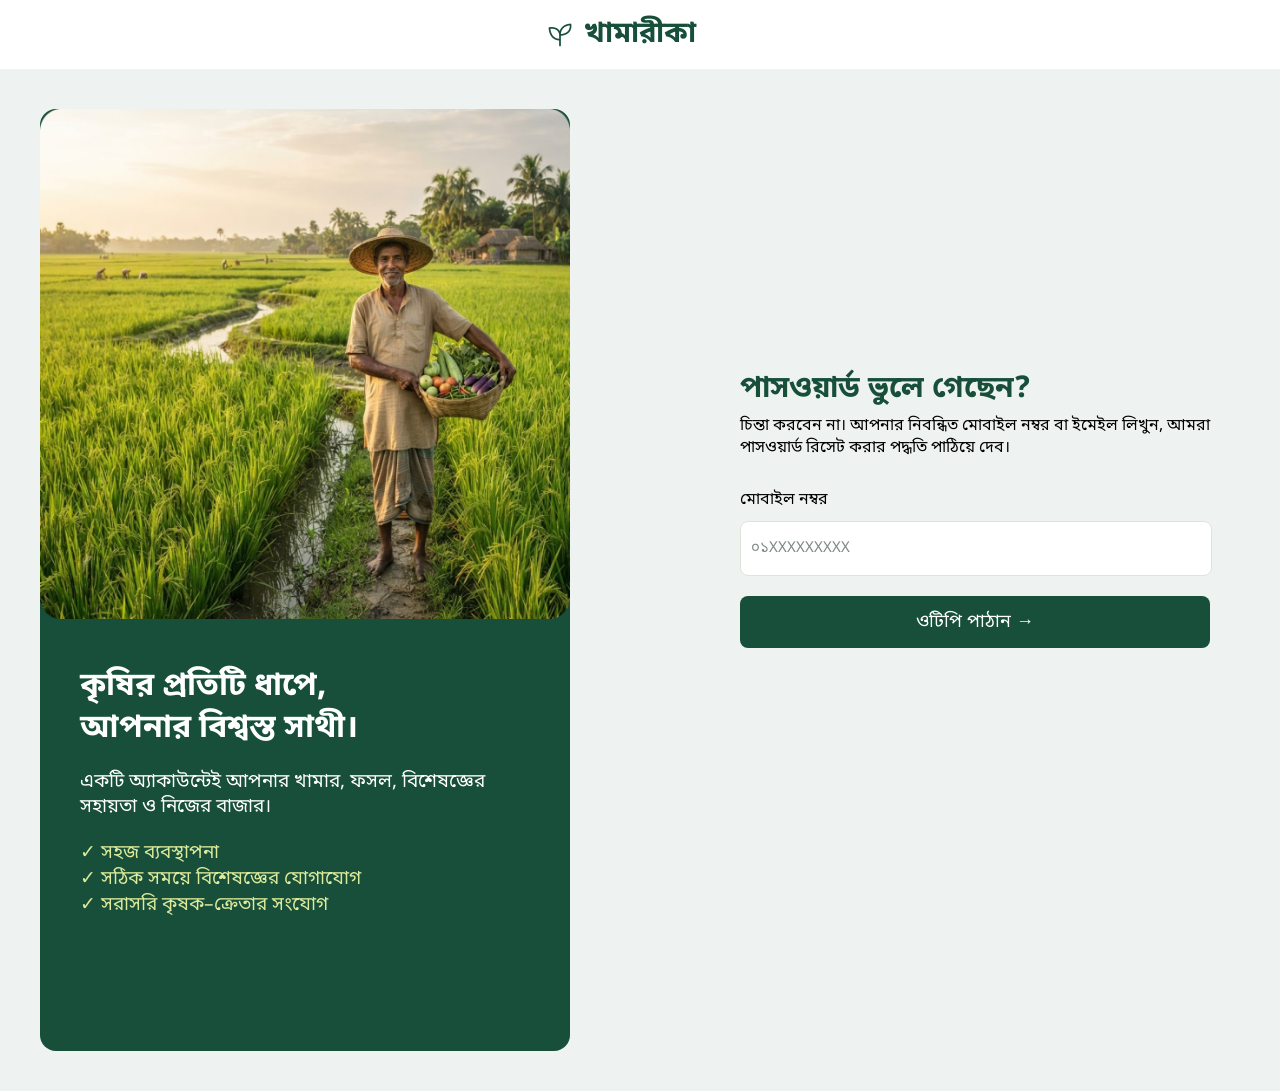
<file: code_files/forget_password.html>
<!DOCTYPE html>
<html lang="en">
<head>
    <meta charset="UTF-8">
    <meta name="viewport" content="width=device-width, initial-scale=1.0">
    <title>Login</title>
    <link rel="stylesheet" href="style.css">
</head>
<body>
    <header>
      <div class="universal-head">
        
          <img src="../pics/fosol-logo.png" alt="" class="khamarika_logo" />
          <h1>খামারীকা</h1>
        
      </div>
    </header>
    
    <div class="forget_pass">
        <div class="left">
       
          <img src="../pics/hompage_krishok.png" alt="" class="krishok-photo"/>
        
        <div class="left-bottom">
          <h1>
            কৃষির প্রতিটি ধাপে,<br />
            আপনার বিশ্বস্ত সাথী।
          </h1>
          <p>
            একটি অ্যাকাউন্টেই আপনার খামার, ফসল, বিশেষজ্ঞের সহায়তা ও নিজের বাজার।
          </p>
          <p class="features">
            ✓ সহজ ব্যবস্থাপনা<br />
            ✓ সঠিক সময়ে বিশেষজ্ঞের যোগাযোগ <br />
            ✓ সরাসরি কৃষক–ক্রেতার সংযোগ
          </p>
        </div>
      </div>

      <div class="right">
        <div class="right-top">
            <h2>পাসওয়ার্ড ভুলে গেছেন?</h2>
            <p>চিন্তা করবেন না। আপনার নিবন্ধিত মোবাইল নম্বর  বা ইমেইল লিখুন,
আমরা পাসওয়ার্ড রিসেট করার পদ্ধতি পাঠিয়ে দেব।</p>
        </div>
        <form action="" class="forget_pass_form">
            <label for="phone">মোবাইল নম্বর</label>
              <input
                type="tel"
                id="phone"
                name="phone"
                placeholder="০১XXXXXXXXX"
                required
              />

             
            




             <button type="submit" class="forget-btn">
            ওটিপি পাঠান →
          </button>
        </form>
         
      </div>
    </div>
   
</body>
</html>
</file>
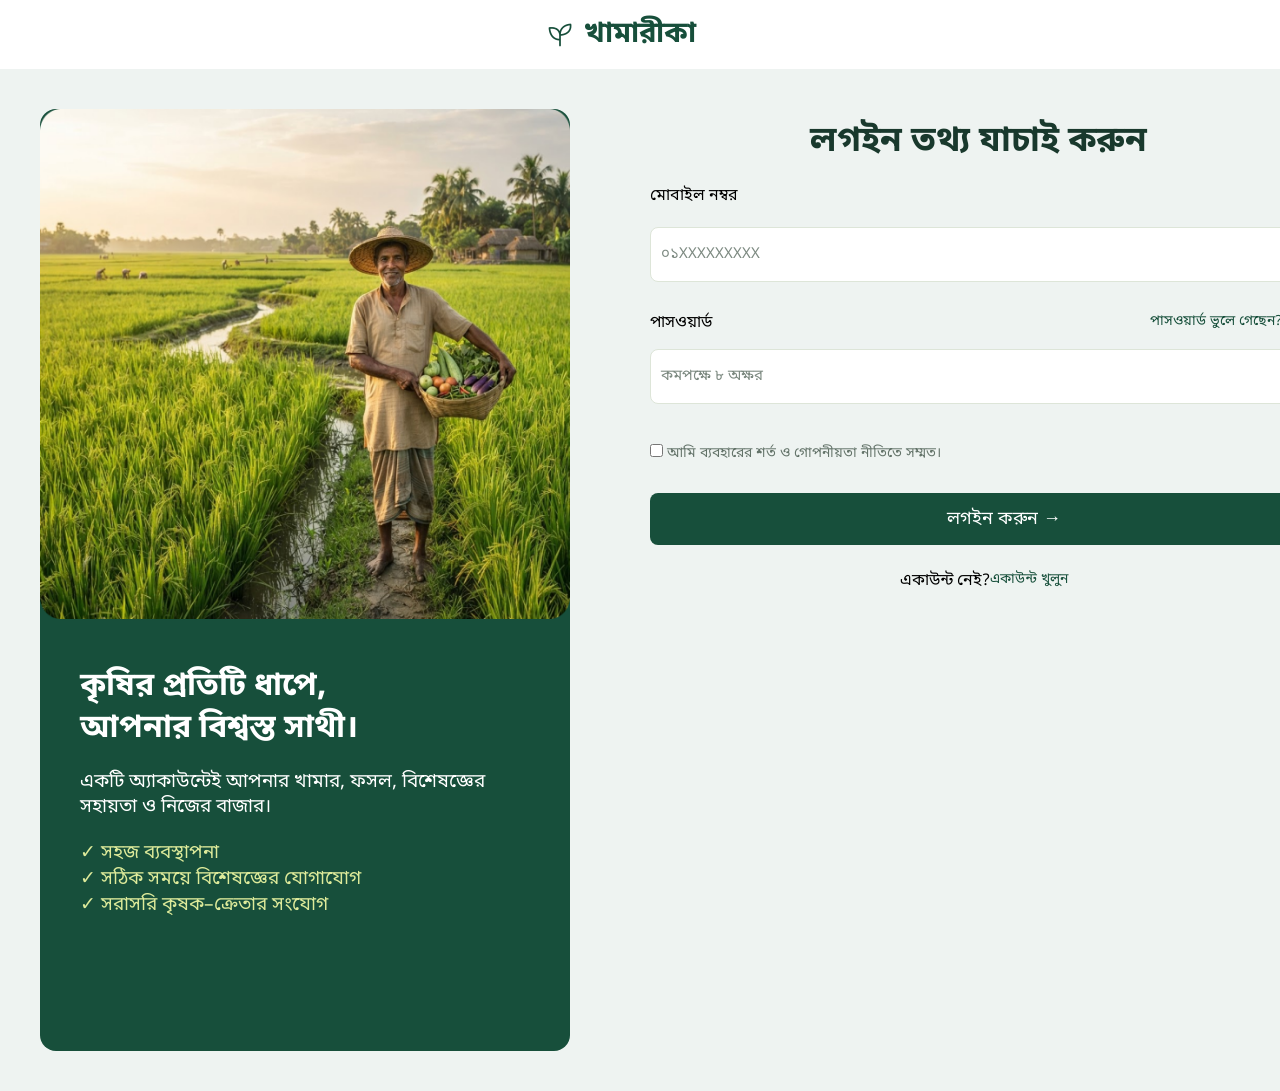
<file: code_files/login.html>
<!DOCTYPE html>
<html lang="en">
<head>
    <meta charset="UTF-8">
    <meta name="viewport" content="width=device-width, initial-scale=1.0">
    <title>Login</title>
    <link rel="stylesheet" href="style.css">
</head>
<body>
    <header>
      <div class="universal-head">
        
          <img src="../pics/fosol-logo.png" alt="" class="khamarika_logo" />
          <h1>খামারীকা</h1>
        
      </div>
    </header>
    
    <div class="login_page">
        <div class="left">
       
          <img src="../pics/hompage_krishok.png" alt="" class="krishok-photo"/>
        
        <div class="left-bottom">
          <h1>
            কৃষির প্রতিটি ধাপে,<br />
            আপনার বিশ্বস্ত সাথী।
          </h1>
          <p>
            একটি অ্যাকাউন্টেই আপনার খামার, ফসল, বিশেষজ্ঞের সহায়তা ও নিজের বাজার।
          </p>
          <p class="features">
            ✓ সহজ ব্যবস্থাপনা<br />
            ✓ সঠিক সময়ে বিশেষজ্ঞের যোগাযোগ <br />
            ✓ সরাসরি কৃষক–ক্রেতার সংযোগ
          </p>
        </div>
      </div>

      <div class="right">
        <div class="right-top">
            <h1>লগইন তথ্য যাচাই করুন</h1>
        </div>
        <form action="" class="login_form">
            <label for="phone">মোবাইল নম্বর</label>
              <input
                type="tel"
                id="phone"
                name="phone"
                placeholder="০১XXXXXXXXX"
                required
              />

             <div class="pass_forget">
              <div class="justpass"> <label for="password">পাসওয়ার্ড</label>
               
              <a href="forget_password.html">
              পাসওয়ার্ড ভুলে গেছেন?
            </a>
            </div>
            <input
              type="password"
              id="password"
              name="password"
              placeholder="কমপক্ষে ৮ অক্ষর"
              minlength="8"
              required
            />
            
            
             </div>
            <div class="form-check">
            <input type="checkbox" id="terms" name="terms" required />
            <label for="terms"
              >আমি ব্যবহারের শর্ত ও গোপনীয়তা নীতিতে সম্মত।</label
            >
          </div>




             <button type="submit" class="login-btn">
            লগইন করুন →
          </button>
        </form>
         <footer>
        <p>একাউন্ট নেই?</p>
        <a href="sign_up.html"><p>একাউন্ট খুলুন</p></a>
    </footer>
      </div>
    </div>
   
</body>
</html>
</file>
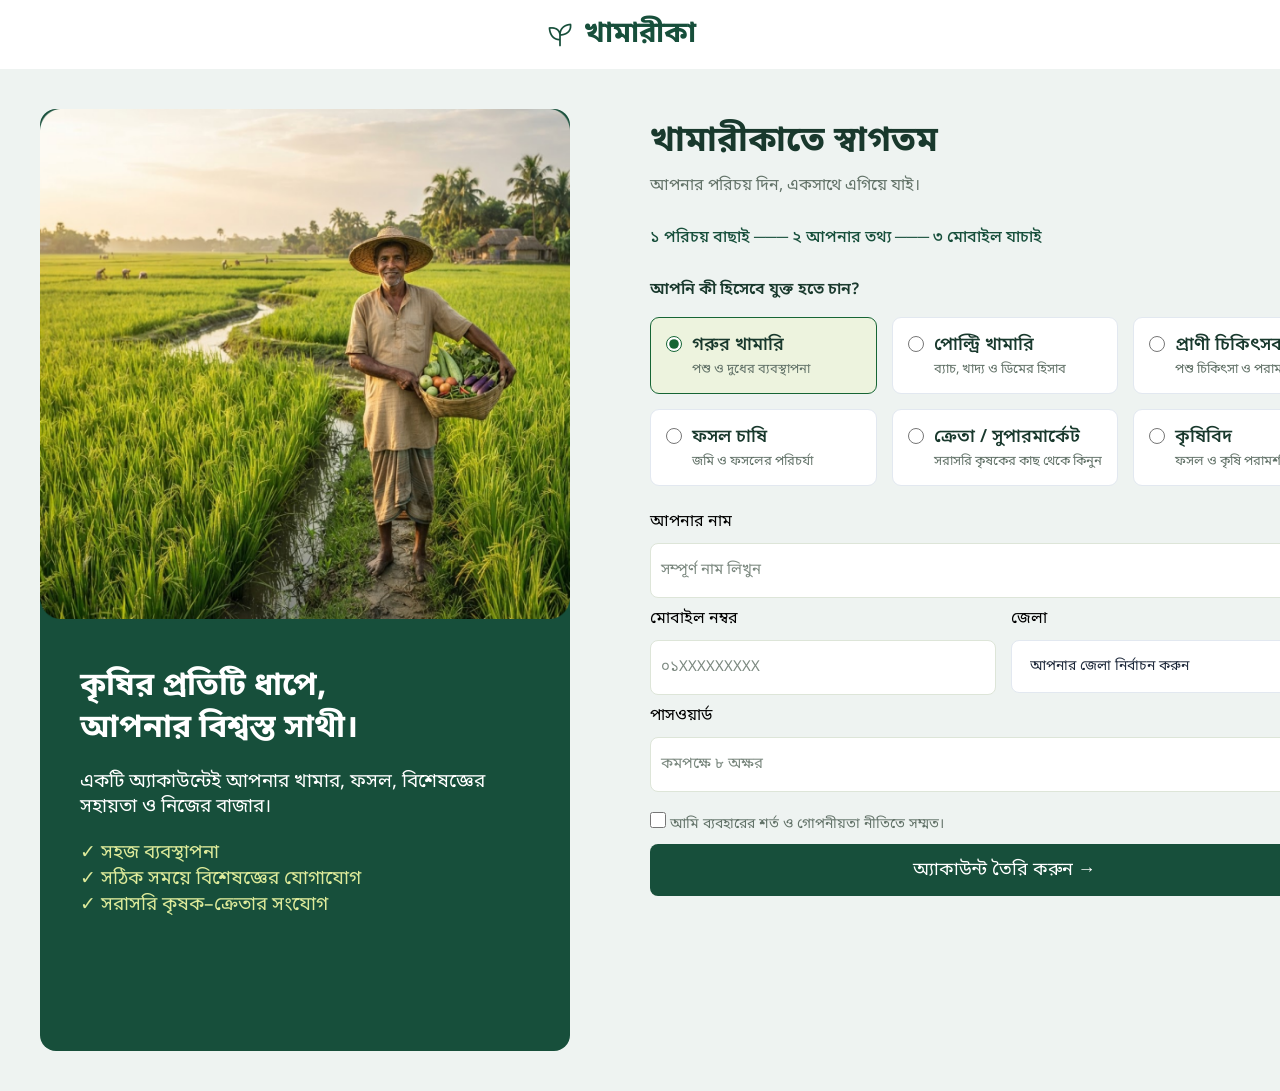
<file: code_files/sign_up.html>
<!doctype html>
<html lang="en">
  <head>
    <meta charset="UTF-8" />
    <meta name="viewport" content="width=device-width, initial-scale=1.0" />
    <title>Sign Up</title>
    <link rel="stylesheet" href="style.css">
  </head>
  <body>
    <header>
      <div class="universal-head">
        
          <img src="../pics/fosol-logo.png" alt="" class="khamarika_logo" />
          <h1>খামারীকা</h1>
        
      </div>
    </header>
    <div class="signup-page">
      <div class="left">
       
          <img src="../pics/hompage_krishok.png" alt="" class="krishok-photo"/>
        
        <div class="left-bottom">
          <h1>
            কৃষির প্রতিটি ধাপে,<br />
            আপনার বিশ্বস্ত সাথী।
          </h1>
          <p>
            একটি অ্যাকাউন্টেই আপনার খামার, ফসল, বিশেষজ্ঞের সহায়তা ও নিজের বাজার।
          </p>
          <p class="features">
            ✓ সহজ ব্যবস্থাপনা<br />
            ✓ সঠিক সময়ে বিশেষজ্ঞের যোগাযোগ <br />
            ✓ সরাসরি কৃষক–ক্রেতার সংযোগ
          </p>
        </div>
      </div>

      <div class="right">
        <div class="right-top">
          <h1>খামারীকাতে স্বাগতম </h1>
          <p>আপনার পরিচয় দিন, একসাথে এগিয়ে যাই।</p>
          <p class="steps">১ পরিচয় বাছাই ─── ২ আপনার তথ্য ─── ৩ মোবাইল যাচাই</p>
        </div>
        <form action="/register" method="POST" class="register-form">
         
          <fieldset class="role-group">
            <legend class="role-heading">আপনি কী হিসেবে যুক্ত হতে চান?</legend>

            <div class="role-grid">
              <label class="role-card">
                <input
                  type="radio"
                  name="user_role"
                  value="cattle-farmer"
                  required
                  checked
                />
                <span class="role-content">
                  <span class="role-title">গরুর খামারি</span>
                  <span class="role-desc">পশু ও দুধের ব্যবস্থাপনা</span>
                </span>
              </label>

              <label class="role-card">
                <input type="radio" name="user_role" value="poultry-farmer" />
                <span class="role-content">
                  <span class="role-title">পোল্ট্রি খামারি</span>
                  <span class="role-desc">ব্যাচ, খাদ্য ও ডিমের হিসাব</span>
                </span>
              </label>

              <label class="role-card">
                <input type="radio" name="user_role" value="vet" />
                <span class="role-content">
                  <span class="role-title">প্রাণী চিকিৎসক</span>
                  <span class="role-desc">পশু চিকিৎসা ও পরামর্শ</span>
                </span>
              </label>

              <label class="role-card">
                <input type="radio" name="user_role" value="crop-farmer" />
                <span class="role-content">
                  <span class="role-title">ফসল চাষি</span>
                  <span class="role-desc">জমি ও ফসলের পরিচর্যা</span>
                </span>
              </label>

              <label class="role-card">
                <input type="radio" name="user_role" value="buyer" />
                <span class="role-content">
                  <span class="role-title">ক্রেতা / সুপারমার্কেট</span>
                  <span class="role-desc">সরাসরি কৃষকের কাছ থেকে কিনুন</span>
                </span>
              </label>

              <label class="role-card">
                <input type="radio" name="user_role" value="agronomist" />
                <span class="role-content">
                  <span class="role-title">কৃষিবিদ</span>
                  <span class="role-desc">ফসল ও কৃষি পরামর্শ</span>
                </span>
              </label>
            </div>
          </fieldset>

          <div class="form-group">
            <label for="full_name">আপনার নাম</label>
            <input
              type="text"
              id="full_name"
              name="full_name"
              placeholder="সম্পূর্ণ নাম লিখুন"
              required
            />
          </div>

          <div class="form-row">
            <div class="form-group">
              <label for="phone">মোবাইল নম্বর</label>
              <input
                type="tel"
                id="phone"
                name="phone"
                placeholder="০১XXXXXXXXX"
                required
              />
            </div>

            <div class="form-group">
              <label for="district">জেলা</label>
              <select id="district" name="district" required>
                <option value="" disabled selected>
                  আপনার জেলা নির্বাচন করুন
                </option>
                <option value="dhaka">ঢাকা</option>
                <option value="chattogram">চট্টগ্রাম</option>
                <option value="rajshahi">রাজশাহী</option>
                <option value="khulna">খুলনা</option>
              </select>
            </div>
          </div>

          <div class="form-group">
            <label for="password">পাসওয়ার্ড</label>
            <input
              type="password"
              id="password"
              name="password"
              placeholder="কমপক্ষে ৮ অক্ষর"
              minlength="8"
              required
            />
          </div>

          <div class="form-check">
            <input type="checkbox" id="terms" name="terms" required />
            <label for="terms"
              >আমি ব্যবহারের শর্ত ও গোপনীয়তা নীতিতে সম্মত।</label
            >
          </div>

          <button type="submit" class="submit-btn">
            অ্যাকাউন্ট তৈরি করুন →
          </button>
        </form>
      </div>
    </div>
  </body>
</html>
</file>
<file: code_files/style.css>
@import url("https://fonts.googleapis.com/css2?family=Noto+Sans+Bengali:wght@100..900&display=swap");

* {
  padding: 0;
  margin: 0;
  font-family: "Noto Sans Bengali", sans-serif;
}
header {
  display: flex;
  justify-content: space-between;
  align-items: center;
  gap: 80vh;
  padding: 15px 50px;
}

.headerTitle {
  display: flex;
  color: #174f3b;
  font-size: 29px;
  font-weight: bold;
}
.headerTitle .title {
  padding-top: 10px;
}
.homepageNav {
  display: flex;
  align-items: center;
  gap: 17px;
}
.homepageNav a {
  text-decoration: none;
  color: #32630c;
  font-size: 16px;
}
.log a{
  color: white;

}
.login-button {
  display: flex;
  justify-content: center;
  align-items: center;
  background-color: #174f3b;
  
  width: 140px;
  height: 48px;
  border-radius: 8px;
}

.homepage_top {
  background-color: #eaf7ef;
  display: flex;
  padding: 30px;
}
.homepage-top-leftside .headtext {
  font-size: 62px;
  font-weight: bold;
  color: #19392d;
}

.homepage-top-rightside-pic {
  width: 610px;
  height: 554px;
}
.homepage-top-leftside,
.homepage-top-rightside {
  flex: 1;
}
.homepage-top-leftside {
  display: flex;
  flex-direction: column;
  gap: 40px;
  padding: 45px;
  color: #637369;
}
.buttons {
  display: flex;
  gap: 20px;
}
.login-button{
  cursor: pointer;
  transition: 0.5s ease;
}
.login-button:hover{
  background-color: rgb(165, 212, 145) ;
  color: black;
  transform: translateY(-4px) scale(1.05);
}
.sign_in {
  background-color: #174f3b;
  width: 240px;
  height: 48px;
  color: white;
  border-radius: 8px;
  border: none;
  cursor: pointer;
  transition: all 0.4s ease;
}

.sign_in:hover{
  background-color: rgb(165, 212, 145);
  color: rgb(0, 0, 0);
  transform: translateY(-4px) scale(1.05);
}
.helping-site {
  background-color: white;
  width: 190px;
  height: 48px;
  border-radius: 8px;
  border: none;
}
.headings-foot {
  font-size: small;
}
.apnar_jonno_toiri {
  padding: 40px;
}

.apnar_jonno_toiri h1 {
  color: #19392d;
  padding: 10px;
  font-weight: normal;
}
.apnar_jonno_toiri p {
  color: #637369;
  padding-left: 12px;
}
.cards {
  display: flex;
  gap: 25px;
  padding: 10px;
}

.goru-card,
.murgi-card,
.fosol-card,
.kreta-card,
.prani-chikitshak-card,
.krishibid-card {
  padding: 10px;
  width: 210px;
  height: 220px;
}
.goru-card {
  background-color: #f7f8f2;
}
.murgi-card {
  background-color: #f7f8f2;
}
.fosol-card {
  background-color: #eff4de;
}
.kreta-card {
  background-color: #f7f8f2;
}
.prani-chikitshak-card {
  background-color: #eff4de;
}
.krishibid-card {
  background-color: #f7f8f2;
}
.goru_pic,
.murgi_pic,
.fosol_pic,
.kreta_pic,
.prani_chikitshok_pic,
.krishibid_pic {
  height: 36px;
  width: 31px;
  padding-left: 20px;
}
.cards p {
  color: #637369;
  padding: 10px;
}
.goru-card h3,
.murgi-card h3,
.fosol-card h3,
.kreta-card h3,
.prani-chikitshak-card h3,
.krishibid-card h3 {
  padding: 10px;
  color: #19392d;
  font-weight: bold;
}
.cards a {
  text-decoration: none;
  color: #174f3b;
}

.goru-card .see_details {
  padding: 20px;
}
.three_steps {
  display: flex;
  flex-direction: column;
  background-color: #edf0e7;
  margin: 40px;
  border-radius: 8px;
}
.three_steps h1 {
  padding: 10px;
  color: #19392d;
  font-weight: 400;
  margin-left: 50px;
  margin-top: 20px;
}
.steps {
  display: flex;
  gap: 10%;
  padding: 20px;
}

.step1,
.step2,
.step3 {
  padding: 20px;
  display: flex;
}
.number {
  background-color: #cedab5;
  padding: 10px;
  border-radius: 25px;
  height: 28px;
  width: 28px;
  margin: 20px;
  margin-top: 0px;
}
.number p {
  margin: 20%;
}

.identity h3 {
  font-weight: 600;
  font-size: 21px;
  color: #19392d;
}

.identity p {
  color: #637369;
  font-size: 15px;
  margin-top: 7px;
}

.shopOverview {
  display: flex;
  flex-direction: column;
}

.shopOverview-top {
  display: flex;
  justify-content: space-between;
}
.shopCards {
  display: flex;
  gap: 60px;
  padding-left: 70px;
  margin: 20px 70px;
  
  
}

.itemPic {
  width: 416px;
  height: 158px;
}
.shopOverview-left h1 {
  font-size: 32px;
  color: #19392d;
  font-weight: 400;
}
.shopOverview-left p {
  color: #637369;
  font-size: 16px;
}

.shopOverview-left {
  padding:0 40px;
  margin: 0 30px;
}
.shopOverview-right {
  color: #174f3b;
  font-size: 16px;
  padding: 40px;
  margin-right: 70px;
}

.shopCard1 h3,.shopCard2 h3,.shopCard3 h3{
  font-size: 18px;
  font-weight: 500;
  color: #19392D;

}

.shopCard1 p,.shopCard2 p,.shopCard3 p{
  font-size: 13px;
  font-weight: normal;
  color: #637369;
}

.shopCard1 .price,.shopCard2 .price,.shopCard3 .price{
  color: #174F3B;
  font-size: 17px;
  font-weight: 600;
}
.marketing{
  background-color:#174F3B ;
  display: flex;
  justify-content: space-between;
  width: 1440px;
  height: 200px;
  padding: 0px 40px;
  margin: 30px 60px;
}
.marketing-left,.marketing-right{
  margin: 60px 40px;
}
.marketing-left h1{
  font-size: 38px;
  color: white;
  font-weight: 400;
}

.marketing-left p{
  color:white;
  font-size: 18px;
}

.marketing-right .join{
  background-color: #DDEA9A;
  width: 210px;
  height: 48px;
  border-radius: 10px;
  cursor: pointer;
  transition: 0.4s ease;
}
.join:hover{
  color:white;
  background-color:#5f8741;
transform: translateY(-4px) scale(1.05);
}
.parts{
  width: 1440px;
  height: 200px;
  display: flex;
  

}

.part1{
  flex:.6;
  padding: 0px 150px;
  
}
.part1 h1{
  color: #174F3B;
  font-size: 28 px;
  font-weight: bold;
  padding: 20px 0px;
}
.part1 p{
  font-weight: 300;
}
.part1 .copyright{
  margin: 30px 0px;
}


.part2,.part3,.part4{
  flex: .2;
  padding: 30px 0;
}

.part2 h3,.part3 h3,.part4 h3{
  color: #19392D;
  font-size: 17px;
  font-weight: 700;
  padding: 20px 0px;
}

.part2 p,.part3 p,.part4 p{
  font-weight: 300;
}
.universal-head{
  display: flex;
  gap: 10px;
  align-items: center;
  margin-left: 42%;
}
.khamarika_logo{
  height:28px ;
  width: 28px;
}

.universal-head h1{
  color: #174F3B;
  font-size: 29px;
  font-weight: bold;
}
.signup-page,.login_page,.forget_pass{
  display: flex;
  background-color: #eef3f1;
}
.krishok-photo{
  height: 510px;
  width: 530px;
}
.signup-page .left,.login_page .left,.forget_pass .left{
  background-color: #174F3B;
  width: 530px;
  height: 942px;
  margin: 40px;
  border-radius: 16px;
}
.signup-page .left-bottom,.login_page .left-bottom,.forget_pass .left-bottom{
  padding: 40px;
  color: white;
  display: flex;
  flex-direction: column;
  gap: 20px;
}

.signup-page .left-bottom .features,.login_page .left-bottom .features,.forget_pass .left-bottom .features{
  color: #DDEA9A;
}
.signup-page .left-bottom p,.login_page .left-bottom p,.forget_pass .left-bottom p{
  font-size: 19px;
}

.signup-page .right,.login_page .right{
  padding: 40px;
}
.signup-page .right-top h1,.login_page .right-top h1{
  color: #19392D;
  font-size: 35px;
  padding: 10px 0px;
}
.signup-page .right-top p{
  color:#637369 ;
  font-weight: 300px;
  padding-bottom: 10px;
}
.signup-page .right-top .steps{
  color: #174F3B;
  font-weight: 500;
  padding-left: 0px;
}

.register-form{
  padding: 20px 0px;
}
.register-form .role-heading{
 color: #19392D;
 padding-bottom: 16px;
 font-weight: 600;
}

.register-form .role-grid{
  display: grid;
  grid-template-columns: repeat(3, 1fr);
  gap: 15px;
  margin-bottom: 25px;
}
.register-form .role-card{
  display: flex;
  align-items: flex-start;
  gap: 10px;
  padding: 15px;
  border-radius: 9px;
   color: #19392D;  
  background-color: #ffffff;
  border: 1.5px solid #e2e8f0;
  cursor: pointer;
  transition: all .3s ease;
}


.register-form .role-card:hover{
  transform: scaleY(1.05) translateY(-4px);
  background-color: #3b681a;
  color: white;
  
}
.register-form .role-card:has(input[type="radio"]:checked) {
  border-color: #166534;   
  background-color: #EDF3DE; 
  color: #19392D;  
}  
.register-form .role-card input[type="radio"] {
  margin-top: 3px;
  width: 16px;
  height: 16px;
  accent-color: #166534;
  cursor: pointer;
}

.register-form .role-content{
  display: flex;
  flex-direction: column;
  gap: 4px;
}
.register-form .role-title{
  color: #19392D;
  font-size: 18px;
  font-weight: 550;
}
.register-form .role-desc{
  color: #637369;
  font-size: 13px;
}
.register-form .role-group{
  border: none;
}
.register-form .form-group,.login_form,.forget_pass_form{
  display: flex;
  flex-direction: column;
  gap: 10px;
}
.register-form #full_name,.register-form #password,.login_form #phone,.login_form #password{
  border: solid .5px;
  border-radius: 8px;
  border-color: #DDE5D8;
  width: 708px;
  height: 53px;
  margin-bottom: 10px;
}
.form-group input::placeholder,.login_form input::placeholder,.forget_pass_form input::placeholder{
  padding-left: 10px;
  font-size:15px ;
  color: #7C8980;
}

.register-form .form-row{
  display: flex;
  flex: 1;
  gap: 15px;
}
.register-form #phone,  .register-form #district{
  border: solid .5px;
  border-radius: 8px;
  border-color: #DDE5D8;
  background-color: white;
  width: 344px;
  height: 53px;
  margin-bottom: 10px;
}
.register-form #district{
  padding: 12px 14px;
  font-size: 14px;
  font-family: inherit;
  color: #1e293b;
  background-color: #ffffff;
  border: 1.5px solid #e2e8f0;
  border-radius: 8px;
  cursor: pointer;
  outline: none;
  box-sizing: border-box;
  transition: border-color 0.2s ease, background-color 0.2s ease;
}
.register-form .form-check,.login_form .form-check{
color: #637369;
font-size: 14px;
padding: 10px 0px;
}
.register-form .form-check input[type="checkbox"] {
  width: 16px;
  height: 16px;
  accent-color: #0f5132; 
  
  cursor: pointer;
  margin: 0;
}

.register-form .submit-btn,.login_form .login-btn{
width: 708px;
height: 52px;
background-color:#174F3B ;
color: white;
font-size: 18px;
border-radius: 8px;
transition: 0.3s ease;
border: none;
}
.login_form .pass_forget{
  display: flex;
  flex-direction: column;
  gap:15px;
  
  
}
.login_form .justpass{
  display: flex;
 
  
}
.login_form .justpass a{
  text-decoration: none;
  color: #174F3B;
  font-size: 14px;
}

.login_form .justpass label{
  width:500px;
}
.login_form .forpass a{
  text-decoration: none;
  color: #174F3B;
  font-size: 14px;
  
}
.login_form{
  width:780px;
}

.register-form .submit-btn:hover,.login_form .login-btn:hover{
transform: scaleY(1.05) translateY(-4px);
background-color: #acb773;
color: black;
}


.login_page .right-top h1{
  color: #19392D;
  font-size: 35px;
  padding: 10px;
  padding-left: 160px;
}
.login_form{
  padding: 10px 0px;
  gap: 20px;
}
.login_page footer{
  display: flex;
  padding:15px 250px;
}
.login_page footer a{
  color: #174F3B;
  text-decoration: none;
  font-size: 14px;
}
.forget_pass .right-top{
  height: 120px;
  width: 470px;
}
.forget_pass .right{
  padding: 300px 130px;

  gap: 20px;
}

.forget_pass .right-top h2{
  color: #174F3B;
  font-size: 30px;
  padding-bottom:6px;
}
.forget_pass .right-top p{
  font-size: 16px;
}

.forget_pass_form #phone{
  border: solid .5px;
  border-radius: 8px;
  border-color: #DDE5D8;
  width: 470px;
  height: 53px;
  margin-bottom: 10px;
}
.forget_pass_form .forget-btn{
  width: 470px;
  height: 52px;
  background-color:#174F3B ;
  color: white;
  font-size: 18px;
  border-radius: 8px;
  transition: 0.3s ease;
  border: none;
}
</file>
